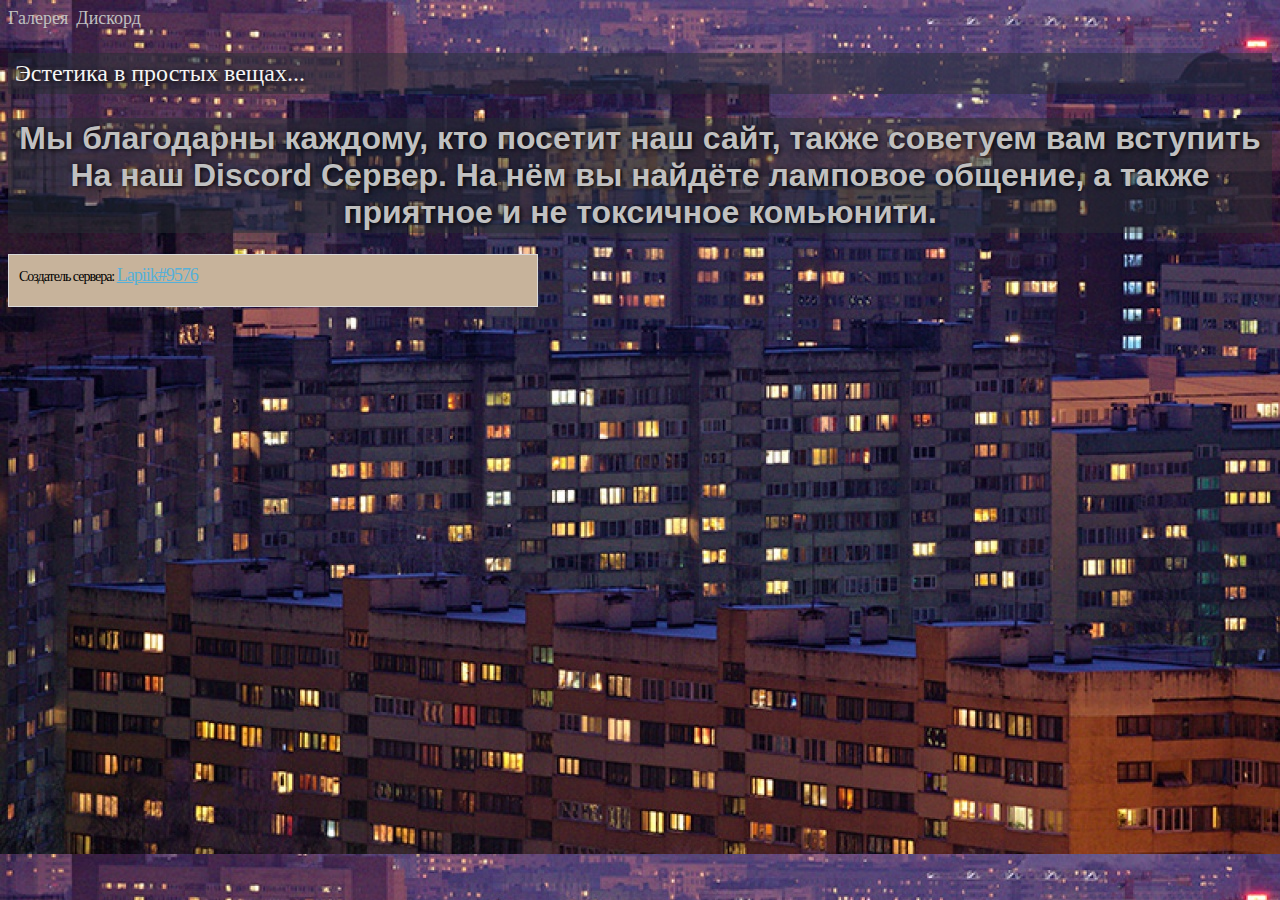
<file: index.html>
<!doctype html>
<html lang="ru">
<head>
  <meta charset="utf-8" />
  <title>Спальный район</title>
  <link rel="stylesheet" href="style.css" />
  <link rel="shortcut icon" href="images/favicon.png" type="image/png">
  <a href="gallery.html" style="font-family: Intro; text-decoration: none;">Галерея</a>&nbsp;
  <a href="https://discord.gg/X7W8Qe2" style="font-family: Intro; text-decoration: none;">Дискорд</a>&nbsp;
</head>
<body>  
<input type="checkbox" id="pic-1"/>
<p>Эстетика в простых вещах...</p>

<h1>Мы благодарны каждому, кто посетит наш сайт, также советуем вам вступить<br>
    На наш Discord Сервер. На нём вы найдёте ламповое общение, а также приятное и не токсичное комьюнити.</h1>
</body>
<div id="article-author">
  <!--имя автора статьи-->
  <div class="author">Создатель сервера: <a href="https://discord.gg/e6qsKba" title="Создатель">Lapiik#9576</a></div>
  <!--текст об авторе-->
  <div id="author-text">
  </div>
  </div>
</html>
</file>
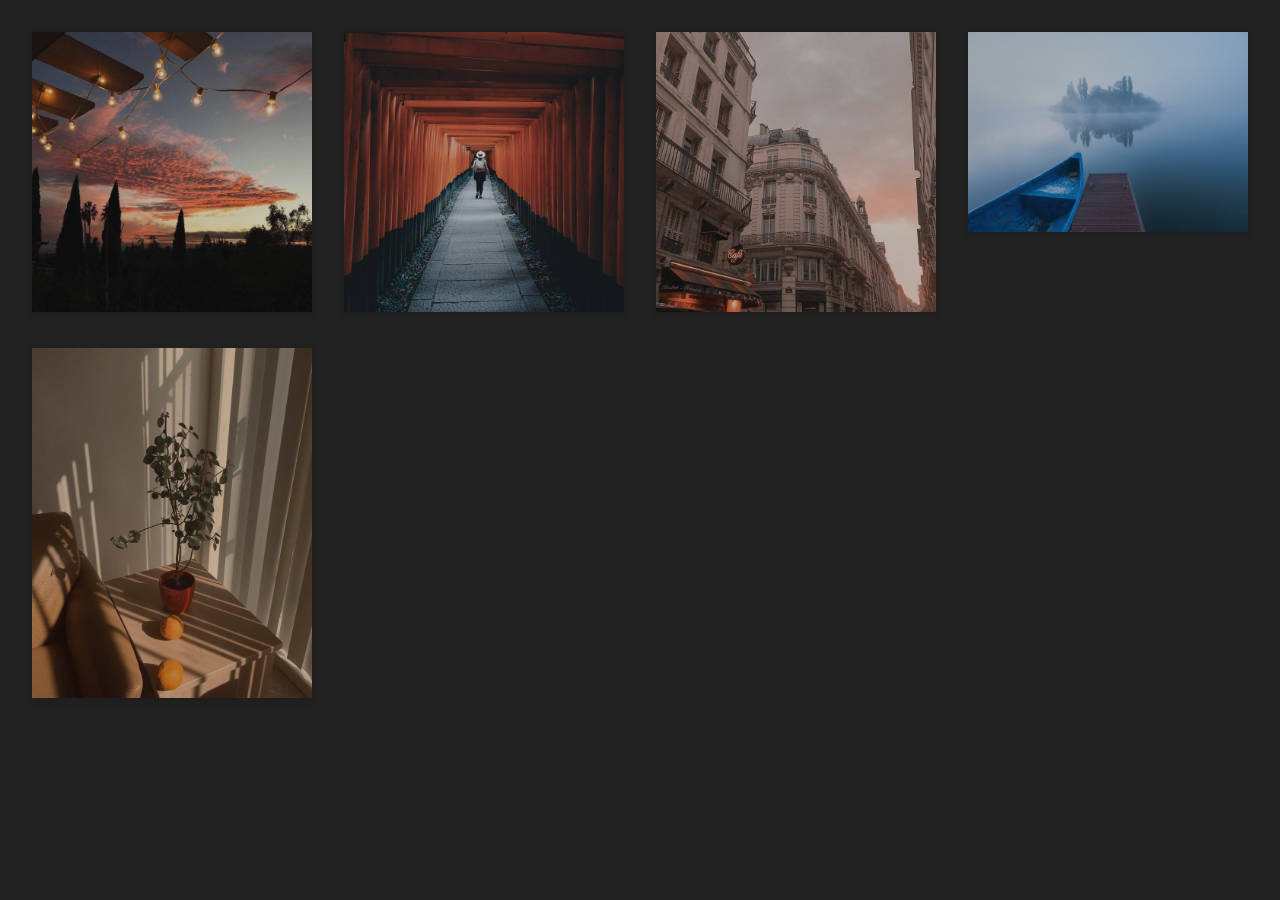
<file: gallery.html>
<!doctype html>
<html lang="ru">
<head>
  <meta charset="utf-8" />
  <title></title>
  <link rel="stylesheet" href="style.css" />
  <link rel="shortcut icon" href="images/favicon.png" type="image/png">
</head>
<body>  
<input type="checkbox" id="pic-1"/>
<label for="pic-1" class="lightbox"><img src="images/1.jpg"/></label>
<input type="checkbox" id="pic-2"/>
<label for="pic-2" class="lightbox"><img src="images/2.jpg"/></label>
<input type="checkbox" id="pic-3"/>
<label for="pic-3" class="lightbox"><img src="images/3.jpg"/></label>
<input type="checkbox" id="pic-4"/>
<label for="pic-4" class="lightbox"><img src="images/4.jpg"/></label>
<input type="checkbox" id="pic-5"/>
<label for="pic-5" class="lightbox"><img src="images/5.jpg"/></label>
<input type="checkbox" id="pic-6"/>
 
<div class="grid">
 <label for="pic-1" class="grid-item"><img src="images/1.jpg"/></label>
 <label for="pic-2" class="grid-item"><img src="images/2.jpg"/></label>
 <label for="pic-3" class="grid-item"><img src="images/3.jpg"/></label>
 <label for="pic-4" class="grid-item"><img src="images/4.jpg"/></label>
 <label for="pic-5" class="grid-item"><img src="images/5.jpg"/></label>
</div>

</body>
</html>
</file>
<file: style.css>
H1 {
    color: wheat;
    font-size: 200%;
    font-family: Verdana, sans-serif;
    text-align: center;
    background-color: hsla(200,13%,17%, 0.5);
    color: silver; /* Цвет текста */
    padding: 2px;
    text-shadow: 1px 1px 5px black;
  }
  P {
    font-family: Segoe print;
    text-align: left;
    font-size: 150%;
    background-color: hsla(200,13%,17%, 0.5);
    color: whitesmoke;
    padding: 7px;
    text-shadow: 2px 2px 5px black;
  }

  body{
    
        background: #c7b39b url(images/bg.jpg);
  }

  * {
    box-sizing: border-box;
   }
    
   label[for] {
    cursor: pointer;
   }
    
   input[type="checkbox"] {
    display: none;
   }
    
   body {
    background-color: #000;
   }
    
   .lightbox, .grid {
    width: 100%;
    position: fixed;
    top: 0;
    left: 0;
   }
    
   .lightbox {
    z-index: 1;
    min-height: 100%;
    overflow: auto;
    -webkit-transform: scale(0);
    -ms-transform: scale(0);
    transform: scale(0);
    -webkit-transition: -webkit-transform .5s ease-out;
    transition: transform .5s ease-out;
   }
   .lightbox img {
    position: fixed;
    top: 50%;
    left: 50%;
    max-width: 96%;
    max-height: 96%;
    -webkit-transform: translate(-50%, -50%);
    -ms-transform: translate(-50%, -50%);
    transform: translate(-50%, -50%);
    box-shadow: 0 2px 8px rgba(0, 0, 0, 0.25);
   }
    
   input[type="checkbox"]:checked + .lightbox {
    -webkit-transform: scale(1);
    -ms-transform: scale(1);
    transform: scale(1);
   }
    
   input[type="checkbox"]:checked ~ .grid {
    opacity: .125;
   }
    
   .grid {
    display: -webkit-box;
    display: -webkit-flex;
    display: -ms-flexbox;
    display: flex;
    -webkit-flex-wrap: wrap;
    -ms-flex-wrap: wrap;
    flex-wrap: wrap;
    -webkit-box-align: start;
    -webkit-align-items: flex-start;
    -ms-flex-align: start;
    align-items: flex-start;
    -webkit-align-content: flex-start;
    -ms-flex-line-pack: start;
    align-content: flex-start;
    z-index: 0;
    height: 100%;
    padding: 16px;
    overflow: auto;
    background-color: #222;
    text-align: center;
    -webkit-transition: opacity .75s;
    transition: opacity .75s;
   }
   .grid .grid-item {
    display: inline-block;
    width: 25%;
    padding: 16px;
    opacity: .75;
    -webkit-transition: opacity .5s;
    transition: opacity .5s;
   }
   .grid .grid-item:hover {
    opacity: 1;
   }
   @media screen and (max-width: 1024px) {
    .grid .grid-item {
    width: 50%;
    }
   }
   @media screen and (max-width: 480px) {
    .grid .grid-item {
    width: 100%;
    }
   }
   .grid img {
    max-width: 100%;
    max-height: 100%;
    box-shadow: 0 2px 8px rgba(0, 0, 0, 0.25);
   }

  a:link {font-size:18px; color: silver;}
  a:visited {font-size:18px; color: silver;}
  a:hover {font-size:18px; color:#ce27f0;}
  a:active {font-size:18px; color: #ce27f0;}
  
  @media screen and (max-width: 1280px) { div.contentblock {width: 1200px;} }
  @media screen and (max-width: 1140px) { div.contentblock {width: 1024px;} }
  @media screen and (max-width: 992px) { div.contentblock {width: 970px;} }

  #article-author {
    float: left;
    width: 530px; /* ширина блока об авторе */
    margin-bottom: 20px;
    border: 1px solid #d9d9d9;
    background-color: #c7b39b; /* цвет фона блока об авторе */
    padding: 10px;
    }
     
    #article-author a {
    color: #56b0d8;
    }
     
    #article-author a:hover {
    color: #000;
    }
     
    #author-text {  /* расположение и шрифт текста об авторе */
    width: 530px;
        font-family: 'Intro';
        font-size:90%;
        color: #666;
    }
     
    .post-counter { /* расположение и шрифт нижней записи текста об авторе */
    margin-top:15px;
    font-family: 'Intro';
        font-size:90%;
        color: #666;
    }
     
    .author { /* Автор статьи:  */
    color: #000000;
    font-weight: normal;
    font-family: 'Intro';
    font-size: 14px;
    letter-spacing: -1px;
    margin-bottom: 10px;
    }
</file>
